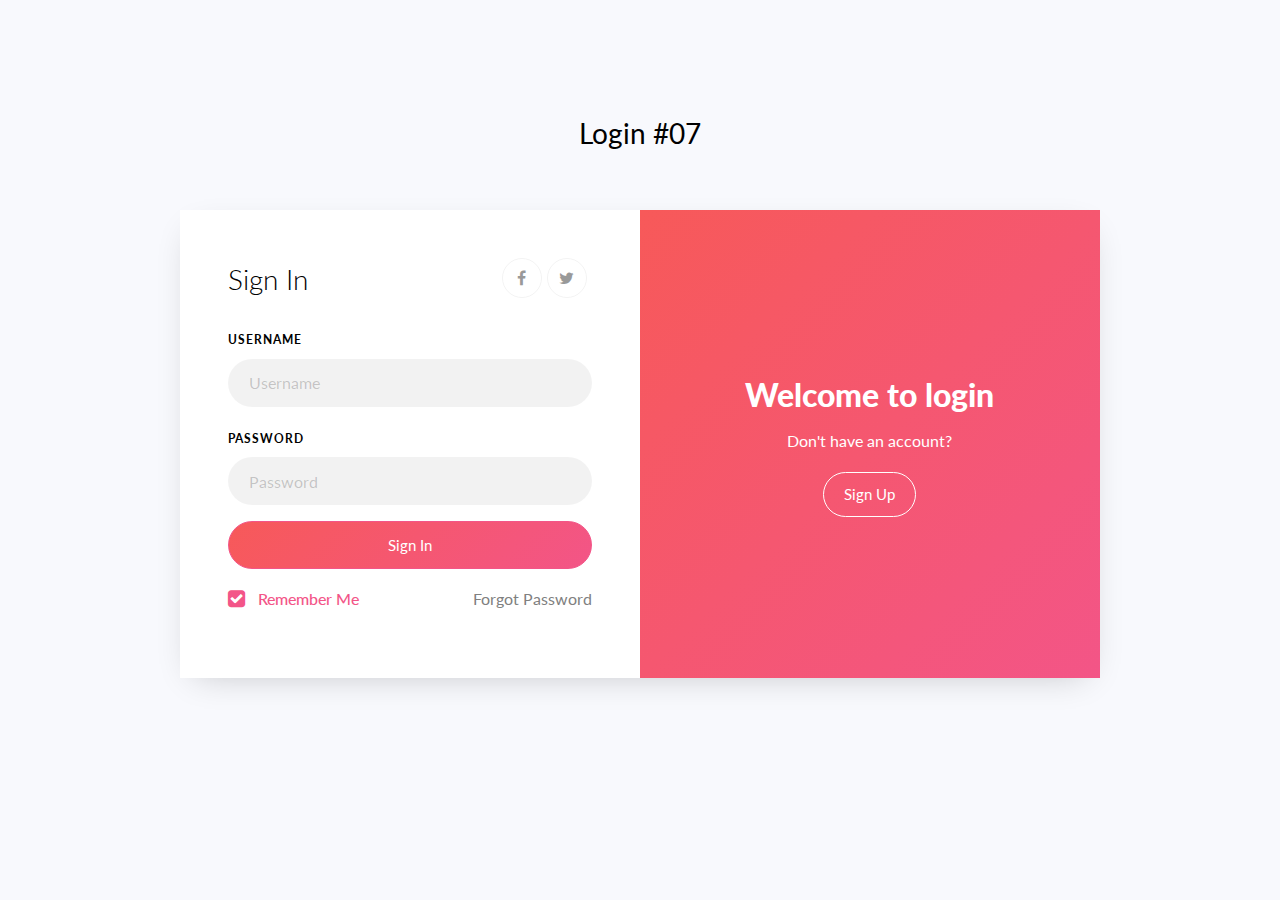
<file: Agriculture/static/login-form-17/index.html>
<!doctype html>
<html lang="en">
  <head>
  	<title>Login 07</title>
    <meta charset="utf-8">
    <meta name="viewport" content="width=device-width, initial-scale=1, shrink-to-fit=no">

	<link href="https://fonts.googleapis.com/css?family=Lato:300,400,700,900&display=swap" rel="stylesheet">

	<link rel="stylesheet" href="https://stackpath.bootstrapcdn.com/font-awesome/4.7.0/css/font-awesome.min.css">
	
	<link rel="stylesheet" href="css/style.css">

	</head>
	<body>
	<section class="ftco-section">
		<div class="container">
			<div class="row justify-content-center">
				<div class="col-md-6 text-center mb-5">
					<h2 class="heading-section">Login #07</h2>
				</div>
			</div>
			<div class="row justify-content-center">
				<div class="col-md-12 col-lg-10">
					<div class="wrap d-md-flex">
						<div class="text-wrap p-4 p-lg-5 text-center d-flex align-items-center order-md-last">
							<div class="text w-100">
								<h2>Welcome to login</h2>
								<p>Don't have an account?</p>
								<a href="#" class="btn btn-white btn-outline-white">Sign Up</a>
							</div>
			      </div>
						<div class="login-wrap p-4 p-lg-5">
			      	<div class="d-flex">
			      		<div class="w-100">
			      			<h3 class="mb-4">Sign In</h3>
			      		</div>
								<div class="w-100">
									<p class="social-media d-flex justify-content-end">
										<a href="#" class="social-icon d-flex align-items-center justify-content-center"><span class="fa fa-facebook"></span></a>
										<a href="#" class="social-icon d-flex align-items-center justify-content-center"><span class="fa fa-twitter"></span></a>
									</p>
								</div>
			      	</div>
							<form action="#" class="signin-form">
			      		<div class="form-group mb-3">
			      			<label class="label" for="name">Username</label>
			      			<input type="text" class="form-control" placeholder="Username" required>
			      		</div>
		            <div class="form-group mb-3">
		            	<label class="label" for="password">Password</label>
		              <input type="password" class="form-control" placeholder="Password" required>
		            </div>
		            <div class="form-group">
		            	<button type="submit" class="form-control btn btn-primary submit px-3">Sign In</button>
		            </div>
		            <div class="form-group d-md-flex">
		            	<div class="w-50 text-left">
			            	<label class="checkbox-wrap checkbox-primary mb-0">Remember Me
									  <input type="checkbox" checked>
									  <span class="checkmark"></span>
										</label>
									</div>
									<div class="w-50 text-md-right">
										<a href="#">Forgot Password</a>
									</div>
		            </div>
		          </form>
		        </div>
		      </div>
				</div>
			</div>
		</div>
	</section>

	<script src="js/jquery.min.js"></script>
  <script src="js/popper.js"></script>
  <script src="js/bootstrap.min.js"></script>
  <script src="js/main.js"></script>

	</body>
</html>
</file>
